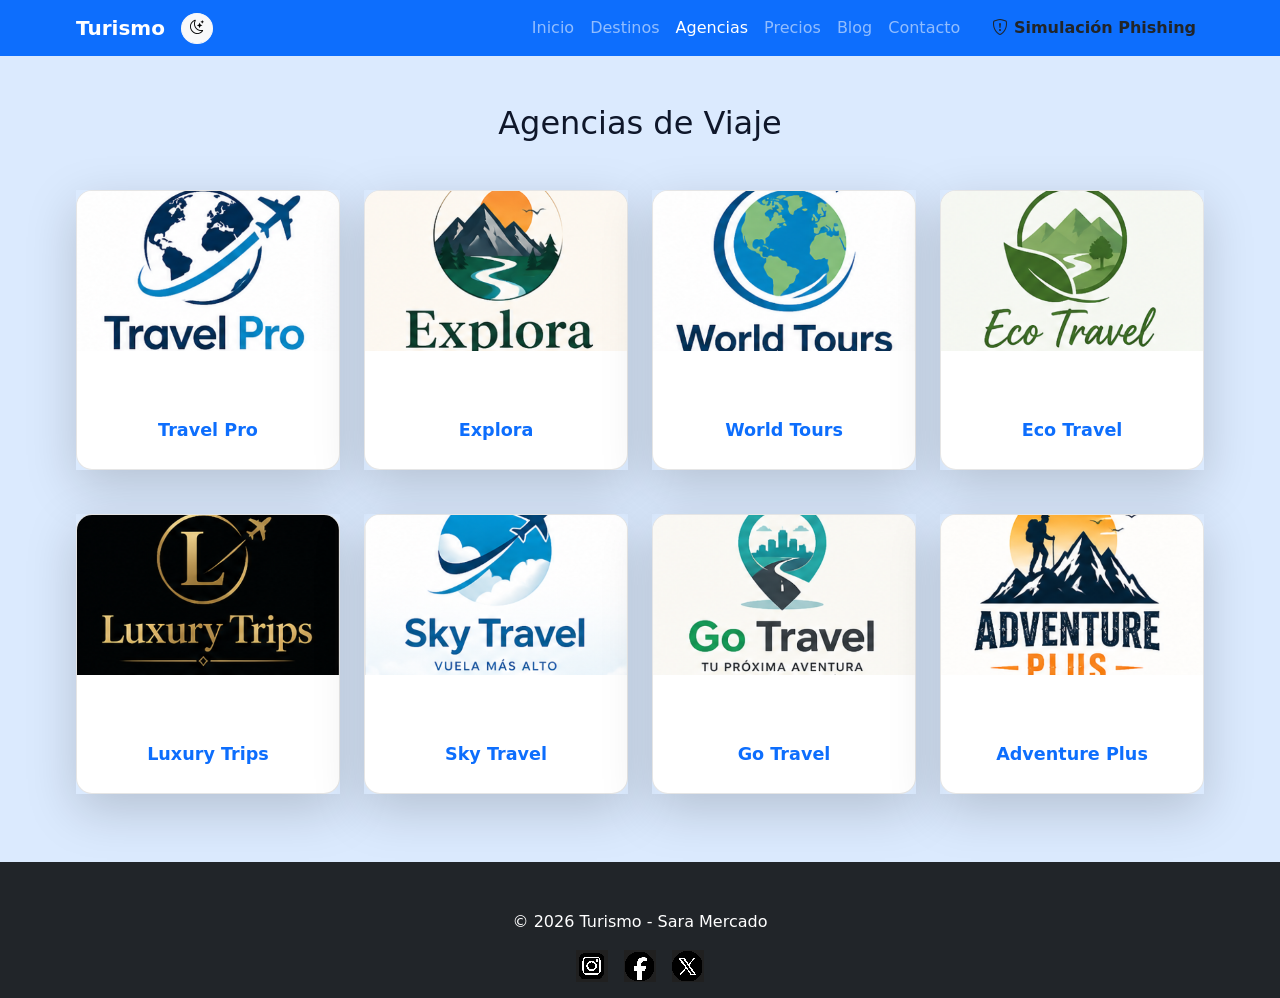
<file: agencias.html>
<!DOCTYPE html>
<html lang="es">
    <head>
        <meta charset="UTF-8">
        <meta name="viewport" content="width=device-width, initial-scale=1.0">
        <title>Turismo - Agencias</title>
        <link href="https://cdn.jsdelivr.net/npm/bootstrap@5.3.3/dist/css/bootstrap.min.css" rel="stylesheet">
        <link rel="stylesheet" href="https://cdn.jsdelivr.net/npm/bootstrap-icons@1.11.3/font/bootstrap-icons.css">
        <link rel="stylesheet" href="css/variables.css">
        <link rel="stylesheet" href="css/styles.css">
        <link rel="stylesheet" href="css/components.css">
    </head>
    <body>
        <nav class="navbar navbar-expand-lg navbar-dark bg-primary sticky-top">
            <div class="container">
                <a class="navbar-brand fw-bold" href="index.html">Turismo</a>
                <button id="darkModeToggle" class="btn btn-sm btn-light rounded-circle me-3"><i class="bi bi-moon-stars"></i></button>
                <button class="navbar-toggler" type="button" data-bs-toggle="collapse" data-bs-target="#navbarNav">
                    <span class="navbar-toggler-icon"></span>
                </button>
                <div class="collapse navbar-collapse justify-content-end" id="navbarNav">
                    <ul class="navbar-nav">
                        <li class="nav-item"><a class="nav-link" href="index.html">Inicio</a></li>
                        <li class="nav-item"><a class="nav-link" href="destinos.html">Destinos</a></li>
                        <li class="nav-item"><a class="nav-link active" href="agencias.html">Agencias</a></li>
                        <li class="nav-item"><a class="nav-link" href="precios.html">Precios</a></li>
                        <li class="nav-item"><a class="nav-link" href="blog.html">Blog</a></li>
                        <li class="nav-item"><a class="nav-link" href="contacto.html">Contacto</a></li>
                        <li class="nav-item"><a class="nav-link btn btn-outline-warning btn-sm ms-lg-3 text-dark fw-bold" href="#" data-bs-toggle="modal" data-bs-target="#modalPhishing"><i class="bi bi-shield-exclamation"></i> Simulación Phishing</a></li>
                    </ul>
                </div>
            </div>
        </nav>
        <main class="container my-5">
            <h2 class="text-center mb-5">Agencias de Viaje</h2>
            <div class="row row-cols-1 row-cols-md-2 row-cols-lg-4 g-4">
                <div class="col">
                    <div class="flip-card">
                        <div class="flip-inner shadow-lg">
                            <div class="flip-front bg-white rounded-4 overflow-hidden">
                                <img src="assets/images/a1.png" class="w-100">
                                <h3 class="h5 p-3 text-primary fw-bold">Travel Pro</h3>
                            </div>
                            <div class="flip-back bg-primary text-white d-flex flex-column justify-content-center align-items-center rounded-4">
                                <p class="px-3">Especialistas en viajes internacionales</p>
                                <div class="rating-stars fs-3 mt-3">
                                    <i class="bi bi-star" data-value="1"></i>
                                    <i class="bi bi-star" data-value="2"></i>
                                    <i class="bi bi-star" data-value="3"></i>
                                    <i class="bi bi-star" data-value="4"></i>
                                    <i class="bi bi-star" data-value="5"></i>
                                </div>
                            </div>
                        </div>
                    </div>
                </div>
                <div class="col">
                    <div class="flip-card">
                        <div class="flip-inner shadow-lg">
                            <div class="flip-front bg-white rounded-4 overflow-hidden">
                                <img src="assets/images/a2.png" class="w-100">
                                <h3 class="h5 p-3 text-primary fw-bold">Explora</h3>
                            </div>
                            <div class="flip-back bg-primary text-white d-flex flex-column justify-content-center align-items-center rounded-4">
                                <p class="px-3">Viajes de aventura y naturaleza</p>
                                <div class="rating-stars fs-3 mt-3">
                                    <i class="bi bi-star" data-value="1"></i>
                                    <i class="bi bi-star" data-value="2"></i>
                                    <i class="bi bi-star" data-value="3"></i>
                                    <i class="bi bi-star" data-value="4"></i>
                                    <i class="bi bi-star" data-value="5"></i>
                                </div>
                            </div>
                        </div>
                    </div>
                </div>
                <div class="col">
                    <div class="flip-card">
                        <div class="flip-inner shadow-lg">
                            <div class="flip-front bg-white rounded-4 overflow-hidden">
                                <img src="assets/images/a3.png" class="w-100">
                                <h3 class="h5 p-3 text-primary fw-bold">World Tours</h3>
                            </div>
                            <div class="flip-back bg-primary text-white d-flex flex-column justify-content-center align-items-center rounded-4">
                                <p class="px-3">Destinos en todo el mundo</p>
                                <div class="rating-stars fs-3 mt-3">
                                    <i class="bi bi-star" data-value="1"></i>
                                    <i class="bi bi-star" data-value="2"></i>
                                    <i class="bi bi-star" data-value="3"></i>
                                    <i class="bi bi-star" data-value="4"></i>
                                    <i class="bi bi-star" data-value="5"></i>
                                </div>
                                
                            </div>
                        </div>
                    </div>
                </div>
                <div class="col">
                    <div class="flip-card">
                        <div class="flip-inner shadow-lg">
                            <div class="flip-front bg-white rounded-4 overflow-hidden">
                                <img src="assets/images/a4.png" class="w-100">
                                <h3 class="h5 p-3 text-primary fw-bold">Eco Travel</h3> 
                            </div>
                            <div class="flip-back bg-primary text-white d-flex flex-column justify-content-center align-items-center rounded-4">
                                <p class="px-3">Turismo sustentable</p>
                                <div class="rating-stars fs-3 mt-3">
                                    <i class="bi bi-star" data-value="1"></i>
                                    <i class="bi bi-star" data-value="2"></i>
                                    <i class="bi bi-star" data-value="3"></i>
                                    <i class="bi bi-star" data-value="4"></i>
                                    <i class="bi bi-star" data-value="5"></i>
                                </div>
                            </div>
                        </div>
                    </div>
                </div>
                <div class="col">
                    <div class="flip-card">
                        <div class="flip-inner shadow-lg">
                            <div class="flip-front bg-white rounded-4 overflow-hidden">
                                <img src="assets/images/a5.png" class="w-100">
                                <h3 class="h5 p-3 text-primary fw-bold">Luxury Trips</h3>
                            </div>
                            <div class="flip-back bg-primary text-white d-flex flex-column justify-content-center align-items-center rounded-4">
                                <p class="px-3">Experiencias premium</p>
                                <div class="rating-stars fs-3 mt-3">
                                    <i class="bi bi-star" data-value="1"></i>
                                    <i class="bi bi-star" data-value="2"></i>
                                    <i class="bi bi-star" data-value="3"></i>
                                    <i class="bi bi-star" data-value="4"></i>
                                    <i class="bi bi-star" data-value="5"></i>
                                </div>
                            </div>
                        </div>
                    </div>
                </div>
                <div class="col">
                    <div class="flip-card">
                        <div class="flip-inner shadow-lg">
                            <div class="flip-front bg-white rounded-4 overflow-hidden">
                                <img src="assets/images/a6.png" class="w-100">
                                <h3 class="h5 p-3 text-primary fw-bold">Sky Travel</h3>
                            </div>
                            <div class="flip-back bg-primary text-white d-flex flex-column justify-content-center align-items-center rounded-4">
                                <p class="px-3">Especialistas en viajes aéreos y vuelos económicos</p>
                                <div class="rating-stars fs-3 mt-3">
                                    <i class="bi bi-star" data-value="1"></i>
                                    <i class="bi bi-star" data-value="2"></i>
                                    <i class="bi bi-star" data-value="3"></i>
                                    <i class="bi bi-star" data-value="4"></i>
                                    <i class="bi bi-star" data-value="5"></i>
                                </div>
                            </div>
                        </div>
                    </div>
                </div>
                <div class="col">
                    <div class="flip-card">
                        <div class="flip-inner shadow-lg">
                            <div class="flip-front bg-white rounded-4 overflow-hidden">
                                <img src="assets/images/a7.png" class="w-100">
                                <h3 class="h5 p-3 text-primary fw-bold">Go Travel</h3>
                            </div>
                            <div class="flip-back bg-primary text-white d-flex flex-column justify-content-center align-items-center rounded-4">
                                <p class="px-3">Viajes económicos y accesibles</p>
                                <div class="rating-stars fs-3 mt-3">
                                    <i class="bi bi-star" data-value="1"></i>
                                    <i class="bi bi-star" data-value="2"></i>
                                    <i class="bi bi-star" data-value="3"></i>
                                    <i class="bi bi-star" data-value="4"></i>
                                    <i class="bi bi-star" data-value="5"></i>
                                </div>
                            </div>
                        </div>
                    </div>
                </div>
                <div class="col">
                    <div class="flip-card">
                        <div class="flip-inner shadow-lg">
                            <div class="flip-front bg-white rounded-4 overflow-hidden">
                                <img src="assets/images/a8.png" class="w-100">
                                <h3 class="h5 p-3 text-primary fw-bold">Adventure Plus</h3>
                            </div>
                            <div class="flip-back bg-primary text-white d-flex flex-column justify-content-center align-items-center rounded-4">
                                <p class="px-3">Experiencias extremas y turismo de aventura</p>
                                <div class="rating-stars fs-3 mt-3">
                                    <i class="bi bi-star" data-value="1"></i>
                                    <i class="bi bi-star" data-value="2"></i>
                                    <i class="bi bi-star" data-value="3"></i>
                                    <i class="bi bi-star" data-value="4"></i>
                                    <i class="bi bi-star" data-value="5"></i>
                                </div>
                            </div>
                        </div>
                    </div>
                </div>
            </div>
        </main>
        <div class="modal fade" id="modalPhishing" tabindex="-1" aria-hidden="true">
            <div class="modal-dialog modal-dialog-centered">
                <div class="modal-content">
                    <div class="modal-header bg-danger text-white">
                        <h5 class="modal-title"><i class="bi bi-bug-fill"></i> Módulo Educativo: Phishing</h5>
                        <button type="button" class="btn-close btn-close-white" data-bs-dismiss="modal"></button>
                    </div>
                    <div class="modal-body">
                        <p class="alert alert-warning"><strong><i class="bi bi-exclamation-triangle"></i> IMPORTANTE:</strong> Esto es una simulación. No ingreses datos reales.</p>
                        <h6>Ejemplo de mensaje sospechoso:</h6>
                        <div class="card bg-light p-3 mb-3 border-danger">
                            <p class="small mb-0">"Urgente: Su cuenta de <strong>Turismo Pro</strong> ha sido suspendida. Haga clic <a href="#">aquí</a> para reactivarla o perderá sus reservas."</p>
                        </div>
                        <h6>Identifica las señales de fraude:</h6>
                        <ul class="small text-muted">
                            <li>Sentido de urgencia exagerado.</li>
                            <li>Links que no dirigen al sitio oficial.</li>
                            <li>Errores de ortografía.</li>
                        </ul>
                        <hr>
                        <p class="text-center fw-bold">¿Es seguro este mensaje?</p>
                        <div class="d-flex justify-content-center gap-2">
                            <button class="btn btn-success" id="btnSeguro">Sí, es seguro</button>
                            <button class="btn btn-danger" id="btnFraude">No, es fraude</button>
                        </div>
                        <div id="phishingFeedback" class="mt-3 text-center fw-bold" style="display:none;"></div>
                    </div>
                </div>
            </div>
        </div>
        <footer class="bg-dark text-white pt-5 pb-3">
            <div class="container text-center">
                <p class="mb-1">© 2026 Turismo - Sara Mercado</p>
                <div class="d-flex justify-content-center gap-3 mt-3">
                    <a href="#" class="sprite-social fb" title="Facebook"></a>
                    <a href="#" class="sprite-social ig" title="Instagram"></a>
                    <a href="#" class="sprite-social tw" title="Twitter"></a>
                </div>
            </div>
        </footer>
        <script src="https://code.jquery.com/jquery-3.7.1.min.js"></script>
        <script src="https://cdn.jsdelivr.net/npm/bootstrap@5.3.3/dist/js/bootstrap.bundle.min.js"></script>
        <script src="js/main.js"></script>
    </body>
</html>
</file>
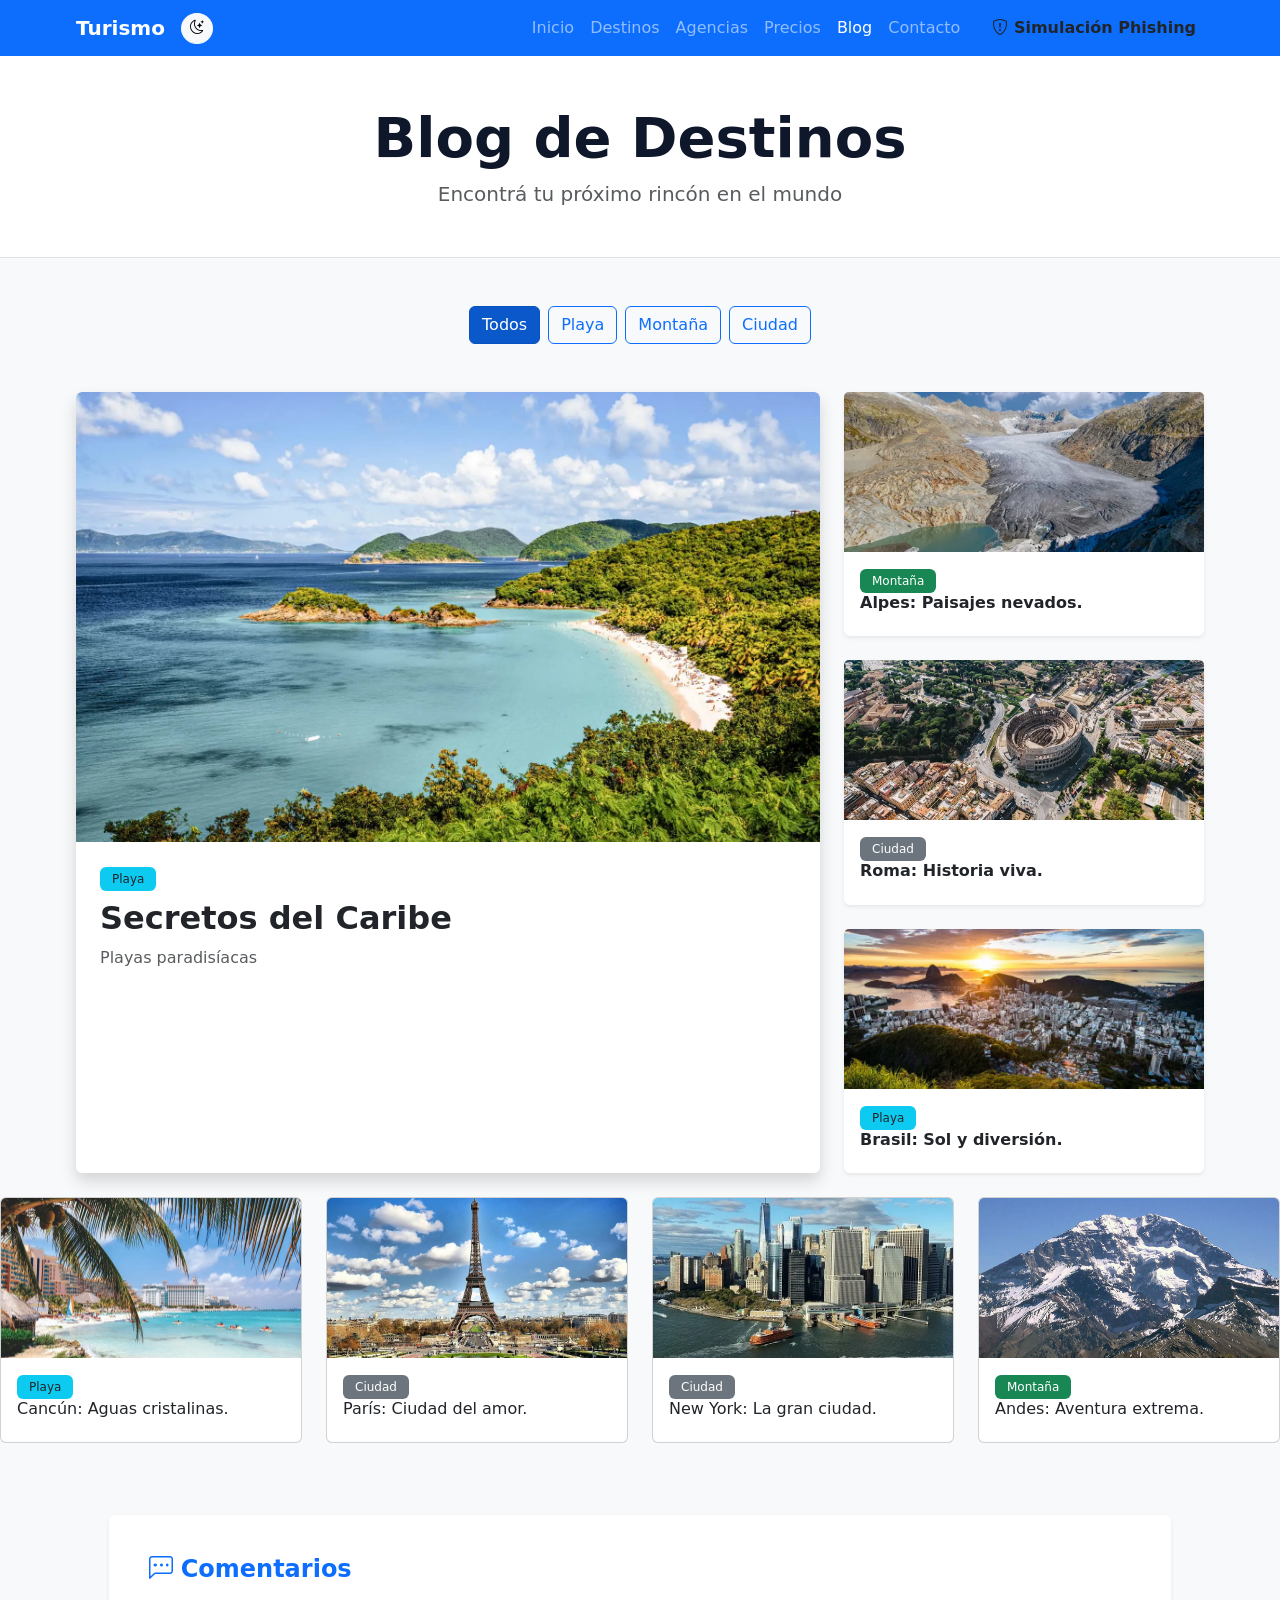
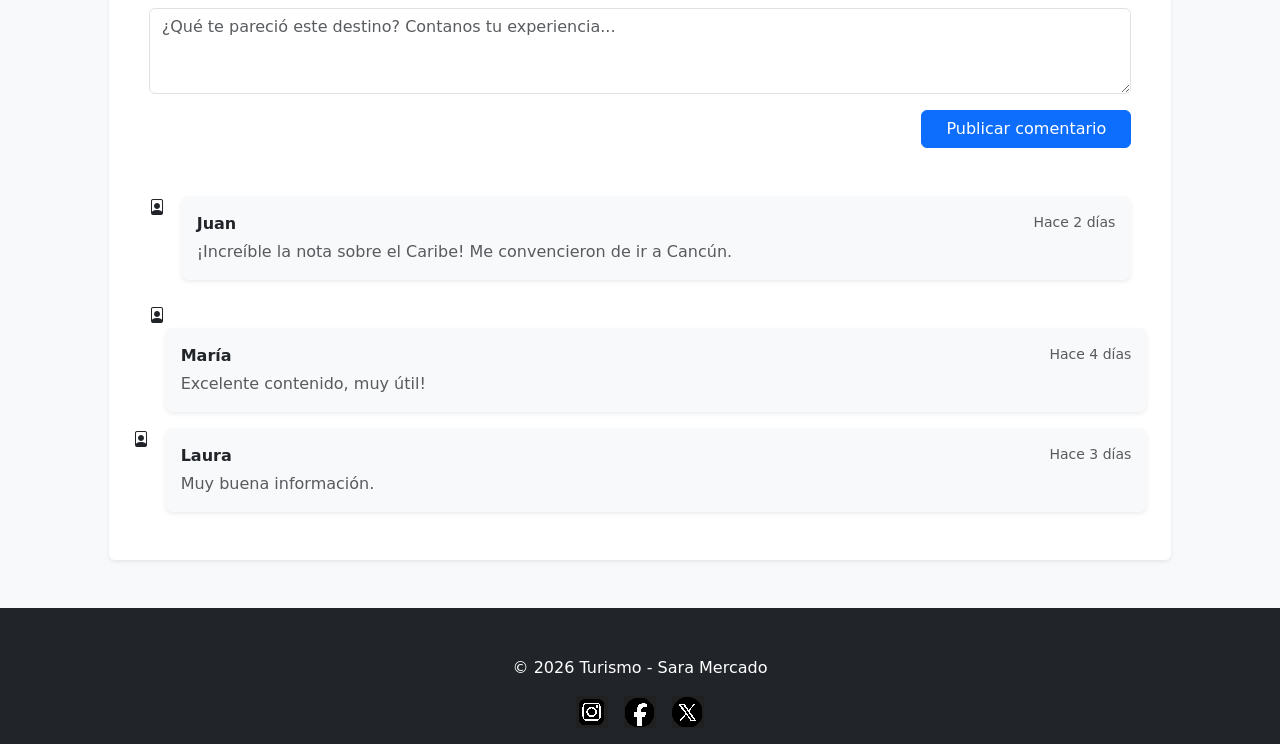
<file: blog.html>
<!DOCTYPE html>
<html lang="es">
    <head>
        <meta charset="UTF-8">
        <meta name="viewport" content="width=device-width, initial-scale=1.0">
        <title>Turismo - Blog</title>
        <link href="https://cdn.jsdelivr.net/npm/bootstrap@5.3.3/dist/css/bootstrap.min.css" rel="stylesheet">
        <link rel="stylesheet" href="https://cdn.jsdelivr.net/npm/bootstrap-icons@1.11.3/font/bootstrap-icons.css">
        <link rel="stylesheet" href="https://unpkg.com/aos@next/dist/aos.css" />
        <link rel="stylesheet" href="css/variables.css">
        <link rel="stylesheet" href="css/styles.css">
        <link rel="stylesheet" href="css/components.css">
    </head>
    <body class="bg-light">

        <nav class="navbar navbar-expand-lg navbar-dark bg-primary sticky-top">
            <div class="container">
                <a class="navbar-brand fw-bold" href="index.html">Turismo</a>
                <button id="darkModeToggle" class="btn btn-sm btn-light rounded-circle me-3"><i class="bi bi-moon-stars"></i></button>
                <button class="navbar-toggler" type="button" data-bs-toggle="collapse" data-bs-target="#navbarNav">
                    <span class="navbar-toggler-icon"></span>
                </button>
                <div class="collapse navbar-collapse justify-content-end" id="navbarNav">
                    <ul class="navbar-nav">
                        <li class="nav-item"><a class="nav-link" href="index.html">Inicio</a></li>
                        <li class="nav-item"><a class="nav-link" href="destinos.html">Destinos</a></li>
                        <li class="nav-item"><a class="nav-link" href="agencias.html">Agencias</a></li>
                        <li class="nav-item"><a class="nav-link" href="precios.html">Precios</a></li>
                        <li class="nav-item"><a class="nav-link active" href="blog.html">Blog</a></li>
                        <li class="nav-item"><a class="nav-link" href="contacto.html">Contacto</a></li>
                        <li class="nav-item"><a class="nav-link btn btn-outline-warning btn-sm ms-lg-3 text-dark fw-bold" href="#" data-bs-toggle="modal" data-bs-target="#modalPhishing"><i class="bi bi-shield-exclamation"></i> Simulación Phishing</a></li>
                    
                    </ul>
                </div>
            </div>
        </nav>
        <header class="py-5 bg-white border-bottom mb-5">
            <div class="container text-center">
                <h1 class="fw-bolder display-4">Blog de Destinos</h1>
                <p class="lead mb-0 text-muted">Encontrá tu próximo rincón en el mundo</p>
            </div>
        </header>
        <div class="container">
            <div class="d-flex justify-content-center gap-2 mb-5">
                <button class="btn btn-primary filter-blog active" data-filter="all">Todos</button>
                <button class="btn btn-outline-primary filter-blog" data-filter="playa">Playa</button>
                <button class="btn btn-outline-primary filter-blog" data-filter="montana">Montaña</button>
                <button class="btn btn-outline-primary filter-blog" data-filter="ciudad">Ciudad</button>
            </div>
            <div class="row" id="blog-container">
                <div class="col-lg-8 post-item playa mb-4">
                    <div class="card shadow border-0 overflow-hidden h-100">
                        <img src="assets/images/caribe.webp" class="card-img-top">
                        <div class="card-body p-4">
                            <span class="badge bg-info text-dark mb-2">Playa</span>
                            <h2 class="fw-bold">Secretos del Caribe</h2>
                            <p class="text-muted">Playas paradisíacas</p>
                        </div>
                    </div>
                </div>
                <div class="col-lg-4">
                    <div class="post-item montana mb-4">
                        <div class="card shadow-sm border-0">
                            <img src="assets/images/alpes.webp" class="card-img-top">
                            <div class="card-body">
                                <span class="badge bg-success">Montaña</span>
                                <h3 class="h6 fw-bold">Alpes: Paisajes nevados.</h3>
                            </div>
                        </div>
                    </div>
                    <div class="post-item ciudad mb-4">
                        <div class="card shadow-sm border-0">
                            <img src="assets/images/roma.webp" class="card-img-top">
                            <div class="card-body">
                                <span class="badge bg-secondary">Ciudad</span>
                                <h3 class="h6 fw-bold">Roma: Historia viva.</h3>
                            </div>
                        </div>
                    </div>
                    <div class="post-item playa mb-4">
                        <div class="card shadow-sm border-0">
                            <img src="assets/images/soldiver.webp" class="card-img-top">
                            <div class="card-body">
                                <span class="badge bg-info text-dark">Playa</span>
                                <h3 class="h6 fw-bold">Brasil: Sol y diversión.</h3>
                            </div>
                        </div>
                    </div>
                </div>
            </div>
        </div>
        <div class="row">
            <div class="col-md-6 col-lg-3 mb-4 post-item playa">
                <div class="card">
                    <img src="assets/images/cancun.webp" class="card-img-top">
                    <div class="card-body">
                        <span class="badge bg-info text-dark">Playa</span>
                        <h6>Cancún: Aguas cristalinas.</h6>
                    </div>
                </div>
            </div>
            <div class="col-md-6 col-lg-3 mb-4 post-item ciudad">
                <div class="card">
                    <img src="assets/images/paris.webp" class="card-img-top">
                    <div class="card-body">
                        <span class="badge bg-secondary">Ciudad</span>
                        <h6>París: Ciudad del amor.</h6>
                    </div>
                </div>
            </div>
            <div class="col-md-6 col-lg-3 mb-4 post-item ciudad">
                <div class="card">
                    <img src="assets/images/ny.webp" class="card-img-top">
                    <div class="card-body">
                        <span class="badge bg-secondary">Ciudad</span>
                        <h6>New York: La gran ciudad.</h6>
                    </div>
                </div>
            </div>
            <div class="col-md-6 col-lg-3 mb-4 post-item montana">
                <div class="card">
                    <img src="assets/images/andes.jpg" class="card-img-top">
                    <div class="card-body">
                        <span class="badge bg-success">Montaña</span>
                        <h6>Andes: Aventura extrema.</h6>
                    </div>
                </div>
            </div>
        </div>
        <section class="row justify-content-center my-5" data-aos="fade-up">
            <div class="col-lg-10">
                <div class="card bg-white border-0 shadow-sm p-4">
                    <div class="card-body">
                        <h4 class="mb-4 fw-bold text-primary"><i class="bi bi-chat-left-dots me-2"></i>Comentarios</h4>
                        <form id="commentForm" class="mb-5">
                            <div class="mb-3">
                                <textarea class="form-control shadow-none" rows="3" placeholder="¿Qué te pareció este destino? Contanos tu experiencia..." id="commentText" style="border: 1px solid #dee2e6;"></textarea>
                            </div>
                            <div class="text-end">
                                <button type="submit" class="btn btn-primary px-4">Publicar comentario</button>
                            </div>
                        </form>
                        <div id="commentsList">
                            <div class="d-flex mb-4">
                                <i class="bi bi-file-person"></i>
                                <div class="ms-3 p-3 bg-light rounded-3 w-100 shadow-sm">
                                    <div class="d-flex justify-content-between">
                                        <span class="fw-bold text-dark">Juan</span>
                                        <small class="text-muted">Hace 2 días</small>
                                    </div>
                                    <p class="mb-0 mt-1 text-muted">¡Increíble la nota sobre el Caribe! Me convencieron de ir a Cancún.</p>
                                </div>
                            </div>
                        </div>
                        <div id="commentsList">
                            <i class="bi bi-file-person"></i>
                            <div class="ms-3 p-3 bg-light rounded-3 w-100 shadow-sm">
                                <div class="d-flex justify-content-between">
                                    <span class="fw-bold text-dark">María</span>
                                    <small class="text-muted">Hace 4 días</small>
                                </div>
                                <p class="mb-0 mt-1 text-muted">Excelente contenido, muy útil!</p>
                            </div>
                        </div>
                    </div>
                    <div id="commentsList">
                            <div class="d-flex mb-4">
                                <i class="bi bi-file-person"></i>
                                <div class="ms-3 p-3 bg-light rounded-3 w-100 shadow-sm">
                                    <div class="d-flex justify-content-between">
                                        <span class="fw-bold text-dark">Laura</span>
                                        <small class="text-muted">Hace 3 días</small>
                                    </div>
                                    <p class="mb-0 mt-1 text-muted">Muy buena información.</p>
                                </div>
                            </div>
                        </div>
                    </div>
                </div>
        </section>
        <div class="modal fade" id="modalPhishing" tabindex="-1" aria-hidden="true">
            <div class="modal-dialog modal-dialog-centered">
                <div class="modal-content">
                    <div class="modal-header bg-danger text-white">
                        <h5 class="modal-title"><i class="bi bi-bug-fill"></i> Módulo Educativo: Phishing</h5>
                        <button type="button" class="btn-close btn-close-white" data-bs-dismiss="modal"></button>
                    </div>
                    <div class="modal-body">
                        <p class="alert alert-warning"><strong><i class="bi bi-exclamation-triangle"></i> IMPORTANTE:</strong> Esto es una simulación. No ingreses datos reales.</p>
                        <h6>Ejemplo de mensaje sospechoso:</h6>
                        <div class="card bg-light p-3 mb-3 border-danger">
                            <p class="small mb-0">"Urgente: Su cuenta de <strong>Turismo Pro</strong> ha sido suspendida. Haga clic <a href="#">aquí</a> para reactivarla o perderá sus reservas."</p>
                        </div>
                        <h6>Identifica las señales de fraude:</h6>
                        <ul class="small text-muted">
                            <li>Sentido de urgencia exagerado.</li>
                            <li>Links que no dirigen al sitio oficial.</li>
                            <li>Errores de ortografía.</li>
                        </ul>
                        <hr>
                        <p class="text-center fw-bold">¿Es seguro este mensaje?</p>
                        <div class="d-flex justify-content-center gap-2">
                            <button class="btn btn-success" id="btnSeguro">Sí, es seguro</button>
                            <button class="btn btn-danger" id="btnFraude">No, es fraude</button>
                        </div>
                        <div id="phishingFeedback" class="mt-3 text-center fw-bold" style="display:none;"></div>
                    </div>
                </div>
            </div>
        </div>
        <footer class="bg-dark text-white pt-5 pb-3">
            <div class="container text-center">
                <p class="mb-1">© 2026 Turismo - Sara Mercado</p>
                <div class="d-flex justify-content-center gap-3 mt-3">
                    <a href="#" class="sprite-social fb" title="Facebook"></a>
                    <a href="#" class="sprite-social ig" title="Instagram"></a>
                    <a href="#" class="sprite-social tw" title="Twitter"></a>
                </div>
            </div>
        </footer>
        <script src="https://code.jquery.com/jquery-3.7.1.min.js"></script>
        <script src="https://cdn.jsdelivr.net/npm/bootstrap@5.3.3/dist/js/bootstrap.bundle.min.js"></script>
        <script src="https://unpkg.com/aos@next/dist/aos.js"></script>
        <script src="js/main.js"></script>
    </body>
</html>
</file>
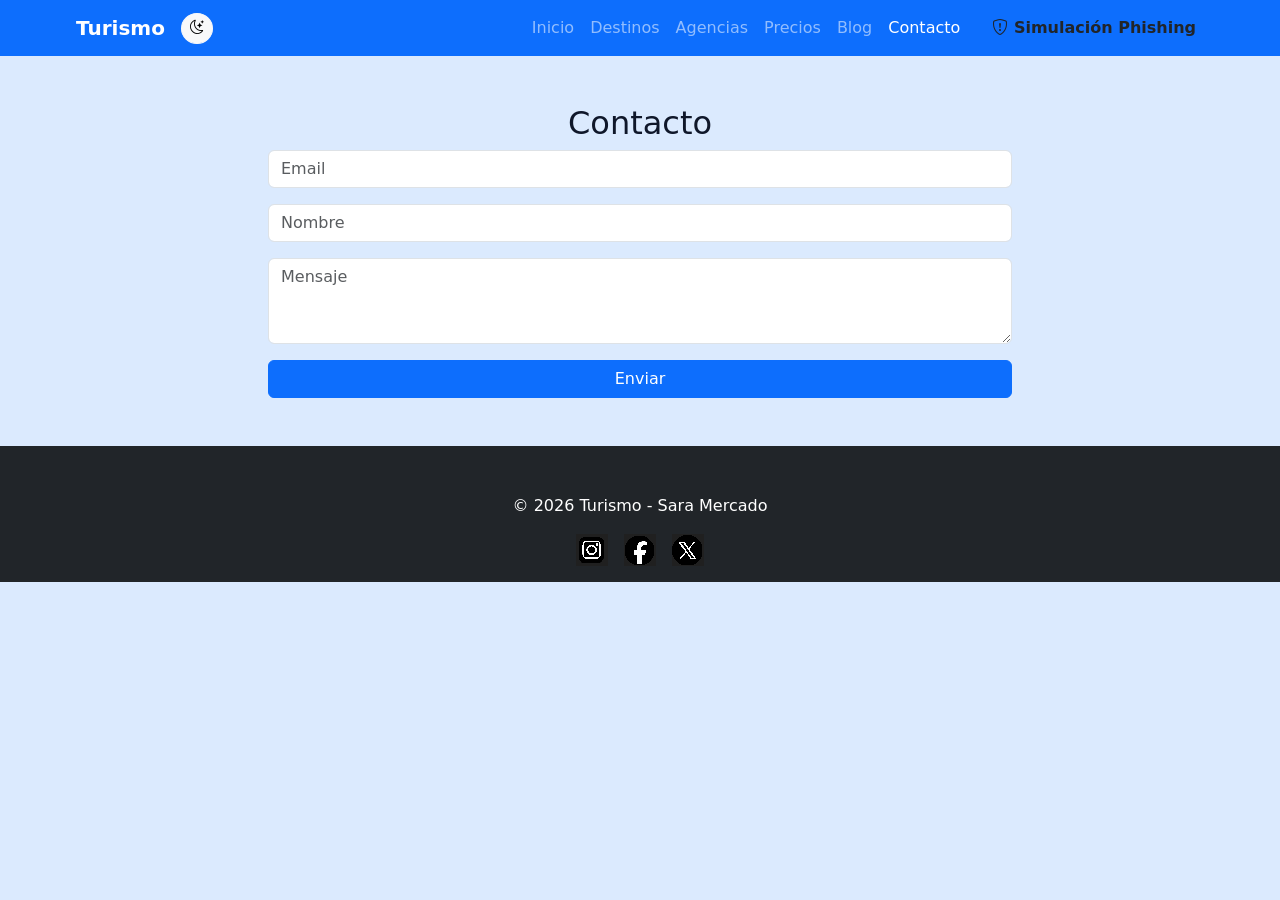
<file: contacto.html>
<!DOCTYPE html>
<html lang="es">
  <head>
      <meta charset="UTF-8">
      <meta name="viewport" content="width=device-width, initial-scale=1.0">
      <title>Turismo-Contacto</title>
      <link href="https://cdn.jsdelivr.net/npm/bootstrap@5.3.3/dist/css/bootstrap.min.css" rel="stylesheet">
      <link rel="stylesheet" href="https://cdn.jsdelivr.net/npm/bootstrap-icons@1.11.3/font/bootstrap-icons.css">
      <link rel="stylesheet" href="css/variables.css">
      <link rel="stylesheet" href="css/styles.css">
      <link rel="stylesheet" href="css/components.css">
  </head>
  <body>
    <nav class="navbar navbar-expand-lg navbar-dark bg-primary sticky-top">
        <div class="container">
            <a class="navbar-brand fw-bold" href="index.html">Turismo</a>
            <button id="darkModeToggle" class="btn btn-sm btn-light rounded-circle me-3"><i class="bi bi-moon-stars"></i></button>
            <button class="navbar-toggler" type="button" data-bs-toggle="collapse" data-bs-target="#navbarNav">
                <span class="navbar-toggler-icon"></span>
            </button>
            <div class="collapse navbar-collapse justify-content-end" id="navbarNav">
                <ul class="navbar-nav">
                    <li class="nav-item"><a class="nav-link" href="index.html">Inicio</a></li>
                    <li class="nav-item"><a class="nav-link" href="destinos.html">Destinos</a></li>
                    <li class="nav-item"><a class="nav-link" href="agencias.html">Agencias</a></li>
                    <li class="nav-item"><a class="nav-link" href="precios.html">Precios</a></li>
                    <li class="nav-item"><a class="nav-link" href="blog.html">Blog</a></li>
                    <li class="nav-item"><a class="nav-link active" href="contacto.html">Contacto</a></li>
                    <li class="nav-item"><a class="nav-link btn btn-outline-warning btn-sm ms-lg-3 text-dark fw-bold" href="#" data-bs-toggle="modal" data-bs-target="#modalPhishing"><i class="bi bi-shield-exclamation"></i> Simulación Phishing</a></li>
        
                </ul>
            </div>
        </div>
    </nav>
    <section class="container contacto my-5">
      <div class="row justify-content-center">
        <div class="col-12 col-md-8">
          <form class="contactoo">
            <h2 class="text-center">Contacto</h2>
            <div class="mb-3">
              <input type="email" class="form-control" id="exampleInputEmail1" placeholder="Email" aria-describedby="emailHelp">
            </div>
            <div class="mb-3">
              <input type="text" class="form-control" placeholder="Nombre" aria-label="Nombre">
            </div>
            <div class="mb-3">
              <textarea class="form-control" id="exampleFormControlTextarea1" rows="3" placeholder="Mensaje"></textarea>
            </div>
            <button type="submit" class="btn btn-primary w-100">
              <span class="spinner-border spinner-border-sm d-none" id="spinner"></span>
              Enviar
            </button>
          </form>
        </div>
      </div>
    </section>
    <div class="modal fade" id="modalExito" tabindex="-1">
      <div class="modal-dialog">
        <div class="modal-content text-center">
          <div class="modal-header">
            <h5 class="modal-title">Mensaje enviado ✔</h5>
            <button type="button" class="btn-close" data-bs-dismiss="modal"></button>
          </div>
          <div class="modal-body">
            <p>Nos pondremos en contacto contigo.</p>
          </div>
        </div>
      </div>
    </div>
    <div class="modal fade" id="modalPhishing" tabindex="-1" aria-hidden="true">
        <div class="modal-dialog modal-dialog-centered">
            <div class="modal-content">
                <div class="modal-header bg-danger text-white">
                    <h5 class="modal-title"><i class="bi bi-bug-fill"></i> Módulo Educativo: Phishing</h5>
                    <button type="button" class="btn-close btn-close-white" data-bs-dismiss="modal"></button>
                </div>
                <div class="modal-body">
                    <p class="alert alert-warning"><strong><i class="bi bi-exclamation-triangle"></i> IMPORTANTE:</strong> Esto es una simulación. No ingreses datos reales.</p>
                    <h6>Ejemplo de mensaje sospechoso:</h6>
                    <div class="card bg-light p-3 mb-3 border-danger">
                        <p class="small mb-0">"Urgente: Su cuenta de <strong>Turismo Pro</strong> ha sido suspendida. Haga clic <a href="#">aquí</a> para reactivarla o perderá sus reservas."</p>
                    </div>
                    <h6>Identifica las señales de fraude:</h6>
                    <ul class="small text-muted">
                        <li>Sentido de urgencia exagerado.</li>
                        <li>Links que no dirigen al sitio oficial.</li>
                        <li>Errores de ortografía.</li>
                    </ul>
                    <hr>
                    <p class="text-center fw-bold">¿Es seguro este mensaje?</p>
                    <div class="d-flex justify-content-center gap-2">
                        <button class="btn btn-success" id="btnSeguro">Sí, es seguro</button>
                        <button class="btn btn-danger" id="btnFraude">No, es fraude</button>
                    </div>
                    <div id="phishingFeedback" class="mt-3 text-center fw-bold" style="display:none;"></div>
                </div>
            </div>
        </div>
    </div>
    <footer class="bg-dark text-white pt-5 pb-3">
        <div class="container text-center">
            <p class="mb-1">© 2026 Turismo - Sara Mercado</p>
            <div class="d-flex justify-content-center gap-3 mt-3">
                <a href="#" class="sprite-social fb" title="Facebook"></a>
                <a href="#" class="sprite-social ig" title="Instagram"></a>
                <a href="#" class="sprite-social tw" title="Twitter"></a>
            </div>
        </div>
    </footer>
    <script src="https://code.jquery.com/jquery-3.6.0.min.js"></script>
    <script src="https://cdn.jsdelivr.net/npm/bootstrap@5.3.3/dist/js/bootstrap.bundle.min.js"></script>
    <script src="js/main.js"></script>
    </body>
</html>
</file>
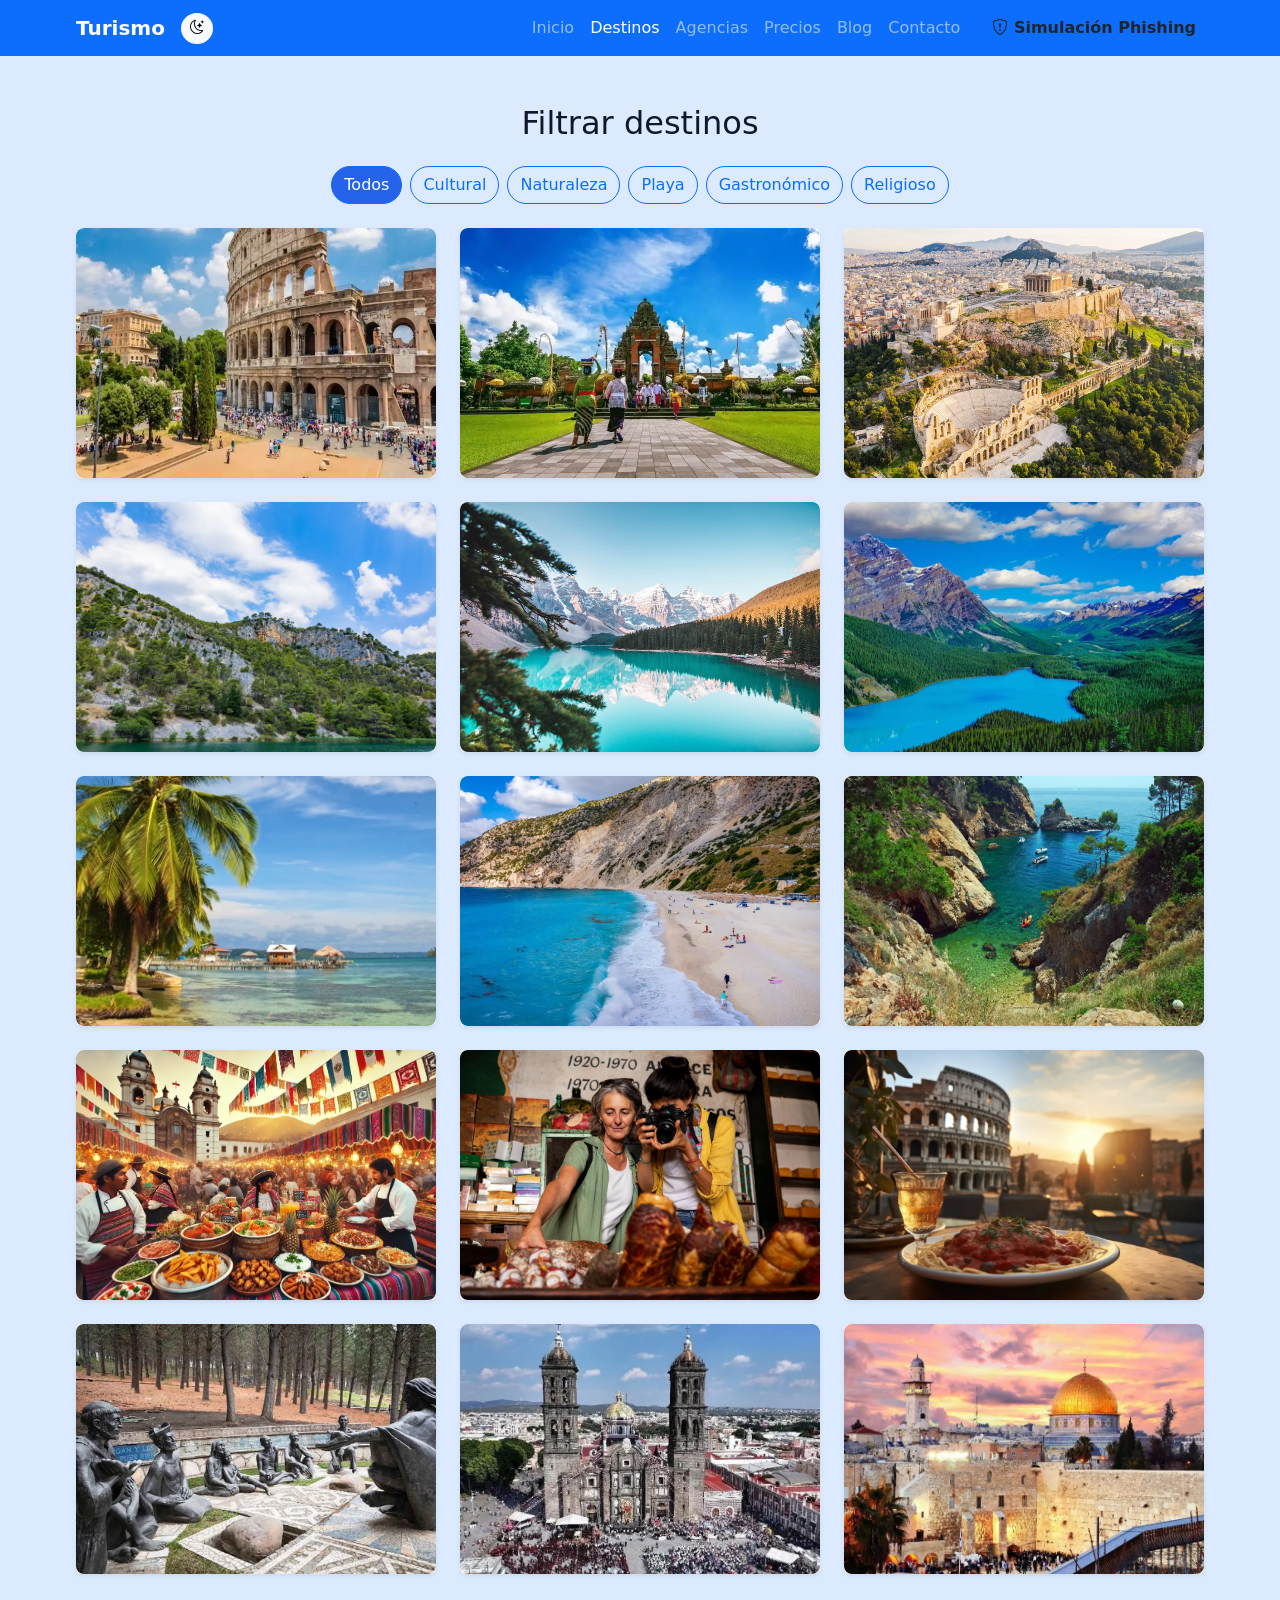
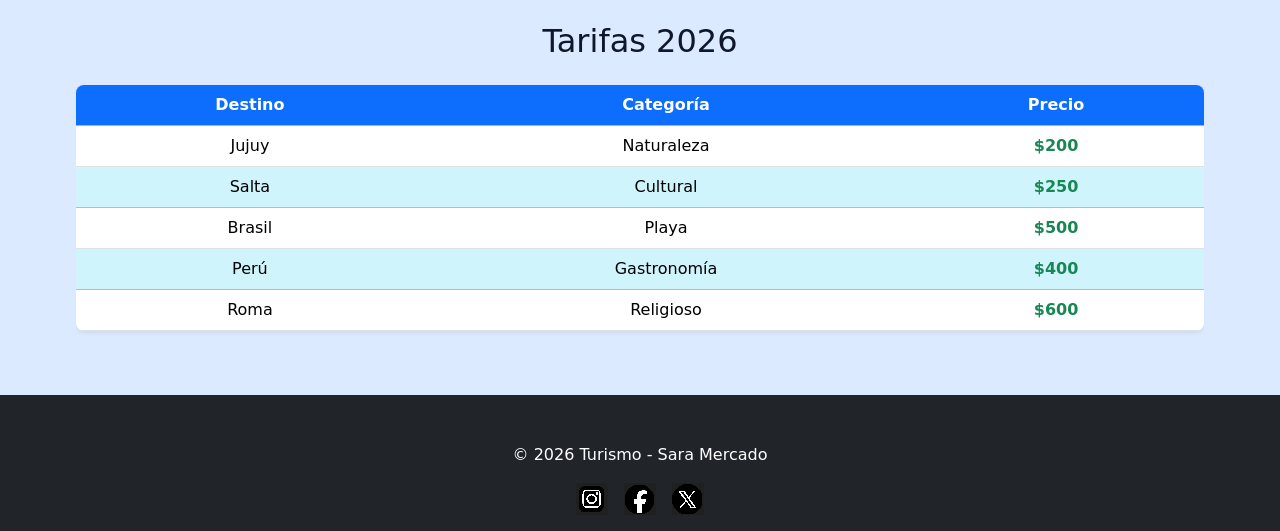
<file: destinos.html>
<!DOCTYPE html>
<html lang="es">
    <head>
        <meta charset="UTF-8">
        <meta name="viewport" content="width=device-width, initial-scale=1.0">
        <title>Destinos - Explorar</title>
        <link href="https://cdn.jsdelivr.net/npm/bootstrap@5.3.3/dist/css/bootstrap.min.css" rel="stylesheet">
        <link rel="stylesheet" href="https://cdn.jsdelivr.net/npm/bootstrap-icons@1.11.3/font/bootstrap-icons.css">
        <link rel="stylesheet" href="css/variables.css">
        <link rel="stylesheet" href="css/styles.css">
        <link rel="stylesheet" href="css/components.css">
    </head>
    <body>
        <nav class="navbar navbar-expand-lg navbar-dark bg-primary sticky-top">
            <div class="container">
                <a class="navbar-brand fw-bold" href="index.html">Turismo</a>
                <button id="darkModeToggle" class="btn btn-sm btn-light rounded-circle me-3"><i class="bi bi-moon-stars"></i></button>
                <button class="navbar-toggler" type="button" data-bs-toggle="collapse" data-bs-target="#navbarNav">
                    <span class="navbar-toggler-icon"></span>
                </button>
                <div class="collapse navbar-collapse justify-content-end" id="navbarNav">
                    <ul class="navbar-nav">
                        <li class="nav-item"><a class="nav-link" href="index.html">Inicio</a></li>
                        <li class="nav-item"><a class="nav-link active" href="destinos.html">Destinos</a></li>
                        <li class="nav-item"><a class="nav-link" href="agencias.html">Agencias</a></li>
                        <li class="nav-item"><a class="nav-link" href="precios.html">Precios</a></li>
                        <li class="nav-item"><a class="nav-link" href="blog.html">Blog</a></li>
                        <li class="nav-item"><a class="nav-link" href="contacto.html">Contacto</a></li>
                        <li class="nav-item"><a class="nav-link btn btn-outline-warning btn-sm ms-lg-3 text-dark fw-bold" href="#" data-bs-toggle="modal" data-bs-target="#modalPhishing"><i class="bi bi-shield-exclamation"></i> Simulación Phishing</a></li>
                    </ul>
                </div>
            </div>
        </nav>
        <section class="container mt-5">
            <h2 class="text-center">Filtrar destinos</h2>
            <div class="d-flex flex-wrap justify-content-center gap-2 my-4">
                <button class="btn btn-outline-primary filtro-btn rounded-pill active" data-filter="all">Todos</button>
                <button class="btn btn-outline-primary filtro-btn rounded-pill" data-filter="cultural">Cultural</button>
                <button class="btn btn-outline-primary filtro-btn rounded-pill" data-filter="naturaleza">Naturaleza</button>
                <button class="btn btn-outline-primary filtro-btn rounded-pill" data-filter="playa">Playa</button>
                <button class="btn btn-outline-primary filtro-btn rounded-pill" data-filter="gastronomico">Gastronómico</button>
                <button class="btn btn-outline-primary filtro-btn rounded-pill" data-filter="religioso">Religioso</button>
            </div>
            <div class="row row-cols-1 row-cols-md-2 row-cols-lg-3 g-4" id="galeria-destinos">
                <article class="col destino cultural">
                    <div class="card border-0 shadow-sm destino-card">
                        <img src="assets/images/cultural1.webp" class="card-img-top rounded-3" alt="Cultura">
                    </div>
                </article>
                <article class="col destino cultural">
                    <div class="card border-0 shadow-sm destino-card">
                        <img src="assets/images/cultural2.webp" class="card-img-top rounded-3" alt="Cultura">
                    </div>
                </article>
                <article class="col destino cultural">
                    <div class="card border-0 shadow-sm destino-card">
                        <img src="assets/images/cultural3.webp" class="card-img-top rounded-3" alt="Cultura">
                    </div>
                </article>
                <article class="col destino naturaleza">
                    <div class="card border-0 shadow-sm destino-card">
                        <img src="assets/images/natural1.webp" class="card-img-top rounded-3" alt="Naturaleza">
                    </div>
                </article>
                <article class="col destino naturaleza">
                    <div class="card border-0 shadow-sm destino-card">
                        <img src="assets/images/natural2.jpg" class="card-img-top rounded-3" alt="Naturaleza">
                    </div>
                </article>
                <article class="col destino naturaleza">
                    <div class="card border-0 shadow-sm destino-card">
                        <img src="assets/images/natural3.jpg" class="card-img-top rounded-3" alt="Naturaleza">
                    </div>
                </article>
                <article class="col destino playa">
                    <div class="card border-0 shadow-sm destino-card">
                        <img src="assets/images/playa1.webp" class="card-img-top rounded-3" alt="Playa">
                    </div>
                </article>
                <article class="col destino playa">
                    <div class="card border-0 shadow-sm destino-card">
                        <img src="assets/images/playa2.webp" class="card-img-top rounded-3" alt="Playa">
                    </div>
                </article>
                <article class="col destino playa">
                    <div class="card border-0 shadow-sm destino-card">
                        <img src="assets/images/playa3.webp" class="card-img-top rounded-3" alt="Playa">
                    </div>
                </article>

                <article class="col destino gastronomico">
                    <div class="card border-0 shadow-sm destino-card">
                        <img src="assets/images/gastro1.webp" class="card-img-top rounded-3" alt="Playa">
                    </div>
                </article>
                <article class="col destino gastronomico">
                    <div class="card border-0 shadow-sm destino-card">
                        <img src="assets/images/gastro2.webp" class="card-img-top rounded-3" alt="Playa">
                    </div>
                </article>
                <article class="col destino gastronomico">
                    <div class="card border-0 shadow-sm destino-card">
                        <img src="assets/images/gastro3.webp" class="card-img-top rounded-3" alt="Playa">
                    </div>
                </article>

                <article class="col destino religioso">
                    <div class="card border-0 shadow-sm destino-card">
                        <img src="assets/images/religioso1.webp" class="card-img-top rounded-3" alt="Playa">
                    </div>
                </article>
                <article class="col destino religioso">
                    <div class="card border-0 shadow-sm destino-card">
                        <img src="assets/images/religioso2.webp" class="card-img-top rounded-3" alt="Playa">
                    </div>
                </article>
                <article class="col destino religioso">
                    <div class="card border-0 shadow-sm destino-card">
                        <img src="assets/images/religioso3.webp" class="card-img-top rounded-3" alt="Playa">
                    </div>
                </article>
            </div>
        </section>
        <section class="container my-5">
            <h2 class="text-center mb-4">Tarifas 2026</h2>
            <div class="table-responsive">
                <table class="table table-hover align-middle text-center shadow-sm rounded-3 overflow-hidden">
                    <thead class="table-primary">
                        <tr>
                            <th>Destino</th>
                            <th>Categoría</th>
                            <th>Precio</th>
                        </tr>
                    </thead>
                    <tbody>
                        <tr><td>Jujuy</td><td>Naturaleza</td><td class="fw-bold text-success">$200</td></tr>
                        <tr class="table-info"><td>Salta</td><td>Cultural</td><td class="fw-bold text-success">$250</td></tr>
                        <tr><td>Brasil</td><td>Playa</td><td class="fw-bold text-success">$500</td></tr>
                        <tr class="table-info"><td>Perú</td><td>Gastronomía</td><td class="fw-bold text-success">$400</td></tr>
                        <tr><td>Roma</td><td>Religioso</td><td class="fw-bold text-success">$600</td></tr>
                    </tbody>
                </table>
            </div>
        </section>
        <div class="modal fade" id="modalPhishing" tabindex="-1" aria-hidden="true">
            <div class="modal-dialog modal-dialog-centered">
                <div class="modal-content">
                    <div class="modal-header bg-danger text-white">
                        <h5 class="modal-title"><i class="bi bi-bug-fill"></i> Módulo Educativo: Phishing</h5>
                        <button type="button" class="btn-close btn-close-white" data-bs-dismiss="modal"></button>
                    </div>
                    <div class="modal-body">
                        <p class="alert alert-warning"><strong><i class="bi bi-exclamation-triangle"></i> IMPORTANTE:</strong> Esto es una simulación. No ingreses datos reales.</p>
                        <h6>Ejemplo de mensaje sospechoso:</h6>
                        <div class="card bg-light p-3 mb-3 border-danger">
                            <p class="small mb-0">"Urgente: Su cuenta de <strong>Turismo Pro</strong> ha sido suspendida. Haga clic <a href="#">aquí</a> para reactivarla o perderá sus reservas."</p>
                        </div>
                        <h6>Identifica las señales de fraude:</h6>
                        <ul class="small text-muted">
                            <li>Sentido de urgencia exagerado.</li>
                            <li>Links que no dirigen al sitio oficial.</li>
                            <li>Errores de ortografía.</li>
                        </ul>
                        <hr>
                        <p class="text-center fw-bold">¿Es seguro este mensaje?</p>
                        <div class="d-flex justify-content-center gap-2">
                            <button class="btn btn-success" id="btnSeguro">Sí, es seguro</button>
                            <button class="btn btn-danger" id="btnFraude">No, es fraude</button>
                        </div>
                        <div id="phishingFeedback" class="mt-3 text-center fw-bold" style="display:none;"></div>
                    </div>
                </div>
            </div>
        </div>
        <footer class="bg-dark text-white pt-5 pb-3">
            <div class="container text-center">
                <p class="mb-1">© 2026 Turismo - Sara Mercado</p>
                <div class="d-flex justify-content-center gap-3 mt-3">
                    <a href="#" class="sprite-social fb" title="Facebook"></a>
                    <a href="#" class="sprite-social ig" title="Instagram"></a>
                    <a href="#" class="sprite-social tw" title="Twitter"></a>
                </div>
            </div>
        </footer>
        <script src="https://code.jquery.com/jquery-3.6.0.min.js"></script>
        <script src="https://cdn.jsdelivr.net/npm/bootstrap@5.3.3/dist/js/bootstrap.bundle.min.js"></script>
        <script src="js/main.js"></script>
    </body>
</html>
</file>
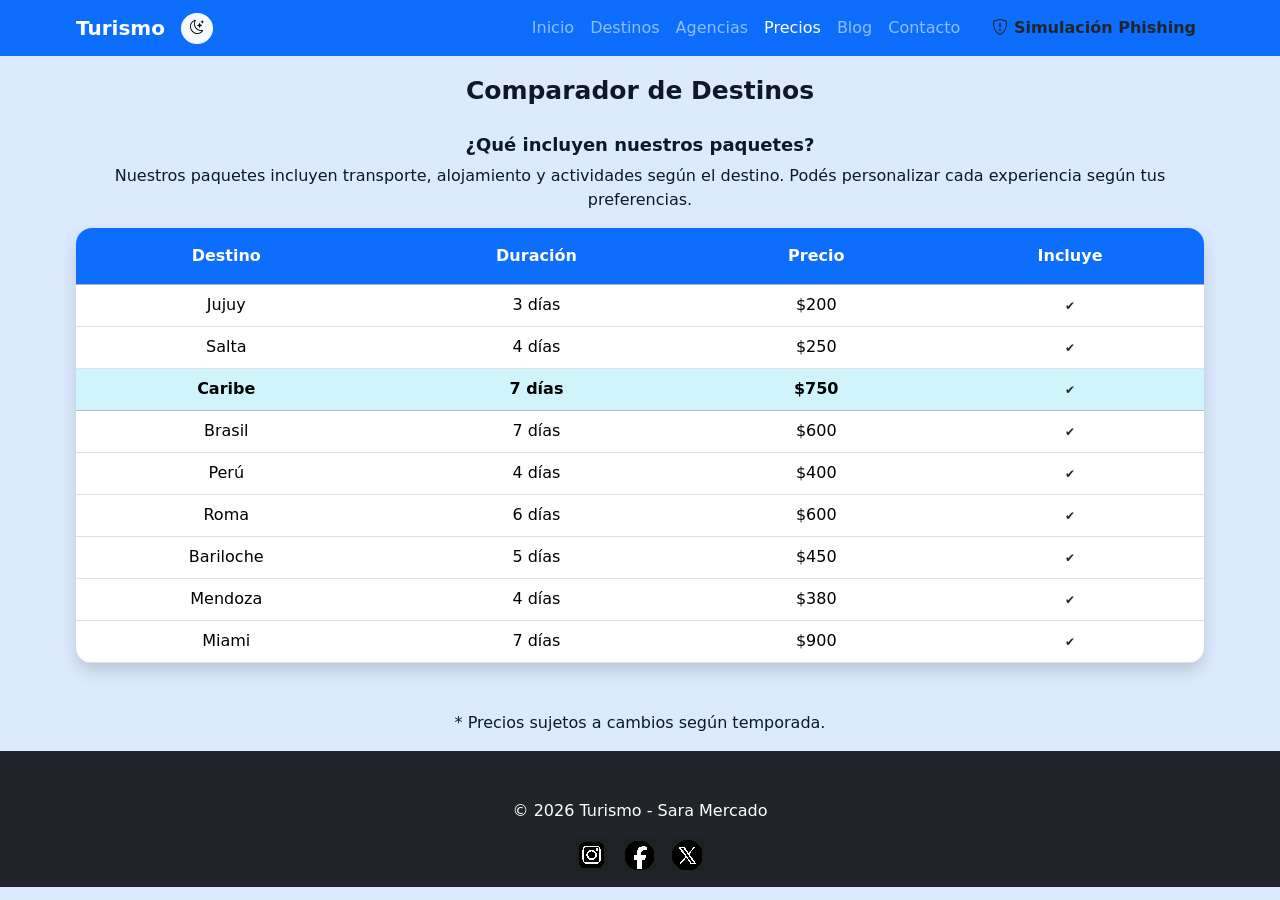
<file: precios.html>
<!DOCTYPE html>
<html lang="es">
    <head>
        <meta charset="UTF-8">
        <meta name="viewport" content="width=device-width, initial-scale=1.0">
        <title>Turismo - Precios</title>
        <link href="https://cdn.jsdelivr.net/npm/bootstrap@5.3.3/dist/css/bootstrap.min.css" rel="stylesheet">
        <link rel="stylesheet" href="https://cdn.jsdelivr.net/npm/bootstrap-icons@1.11.3/font/bootstrap-icons.css">
        <link rel="stylesheet" href="css/variables.css">
        <link rel="stylesheet" href="css/styles.css">
        <link rel="stylesheet" href="css/components.css">
    </head>
    <body>
        <nav class="navbar navbar-expand-lg navbar-dark bg-primary sticky-top">
            <div class="container">
                <a class="navbar-brand fw-bold" href="index.html">Turismo</a>
                <button id="darkModeToggle" class="btn btn-sm btn-light rounded-circle me-3"><i class="bi bi-moon-stars"></i></button>
                <button class="navbar-toggler" type="button" data-bs-toggle="collapse" data-bs-target="#navbarNav">
                    <span class="navbar-toggler-icon"></span>
                </button>
                <div class="collapse navbar-collapse justify-content-end" id="navbarNav">
                    <ul class="navbar-nav">
                        <li class="nav-item"><a class="nav-link" href="index.html">Inicio</a></li>
                        <li class="nav-item"><a class="nav-link" href="destinos.html">Destinos</a></li>
                        <li class="nav-item"><a class="nav-link" href="agencias.html">Agencias</a></li>
                        <li class="nav-item"><a class="nav-link active" href="precios.html">Precios</a></li>
                        <li class="nav-item"><a class="nav-link" href="blog.html">Blog</a></li>
                        <li class="nav-item"><a class="nav-link" href="contacto.html">Contacto</a></li>
                        <li class="nav-item"><a class="nav-link btn btn-outline-warning btn-sm ms-lg-3 text-dark fw-bold" href="#" data-bs-toggle="modal" data-bs-target="#modalPhishing"><i class="bi bi-shield-exclamation"></i> Simulación Phishing</a></li>
                    </ul>
                </div>
            </div>
        </nav>
        <section class="container precios">
            <h2>Comparador de Destinos</h2>
            <h3>¿Qué incluyen nuestros paquetes?</h3>
            <p>
                Nuestros paquetes incluyen transporte, alojamiento y actividades según el destino.
                Podés personalizar cada experiencia según tus preferencias.
                </p>
                <div class="table-responsive shadow rounded-4 overflow-hidden mb-5">
                <table class="table table-hover align-middle mb-0">
                    <thead class="table-primary text-center">
                        <tr>
                            <th class="py-3">Destino</th>
                            <th class="py-3">Duración</th>
                            <th class="py-3">Precio</th>
                            <th class="py-3">Incluye</th>
                        </tr>
                    </thead>
                    <tbody class="text-center">
                        <tr>
                            <td>Jujuy</td>
                            <td>3 días</td>
                            <td>$200</td>
                            <td>
                                <span class="badge rounded-pill text-dark" 
                                    data-bs-toggle="tooltip" 
                                    data-bs-placement="top" 
                                    title="Excursiones y hotel">✔</span>
                            </td>
                        </tr>
                        <tr>
                            <td>Salta</td>
                            <td>4 días</td>
                            <td>$250</td>
                            <td>
                                <span class="badge rounded-pill text-dark" 
                                    data-bs-toggle="tooltip" 
                                    data-bs-placement="top" 
                                    title="Transporte y guía">✔</span>
                            </td>
                        </tr>
                        <tr class="table-info">
                            <td class="fw-bold">Caribe</td>
                            <td class="fw-bold">7 días</td>
                            <td class=" fw-bold">$750</td>
                            <td>
                                <span class="badge rounded-pill text-dark fw-bold" 
                                    data-bs-toggle="tooltip" 
                                    data-bs-placement="top" 
                                    title="All inclusive">✔</span>
                            </td>
                        </tr>
                        <tr>
                            <td>Brasil</td>
                            <td>7 días</td>
                            <td>$600</td>
                            <td>
                                <span class="badge rounded-pill text-dark" 
                                    data-bs-toggle="tooltip" 
                                    data-bs-placement="top" 
                                    title="Hotel + playa">✔</span>
                            </td>
                        </tr>
                        <tr>
                            <td>Perú</td>
                            <td>4 días</td>
                            <td>$400</td>
                            <td>
                                <span class="badge rounded-pill text-dark" 
                                    data-bs-toggle="tooltip" 
                                    data-bs-placement="top" 
                                    title="Transporte y guía">✔</span>
                            </td>
                        </tr>
                        <tr>
                            <td>Roma</td>
                            <td>6 días</td>
                            <td>$600</td>
                            <td>
                                <span class="badge rounded-pill text-dark" 
                                    data-bs-toggle="tooltip" 
                                    data-bs-placement="top" 
                                    title="Transporte y guía">✔</span>
                            </td>
                        </tr>
                        <tr>
                            <td>Bariloche</td>
                            <td>5 días</td>
                            <td>$450</td>
                            <td>
                                <span class="badge rounded-pill text-dark" 
                                    data-bs-toggle="tooltip" 
                                    data-bs-placement="top" 
                                    title="Transporte y guía">✔</span>
                            </td>
                        </tr>
                        <tr>
                            <td>Mendoza</td>
                            <td>4 días</td>
                            <td>$380</td>
                            <td>
                                <span class="badge rounded-pill text-dark" 
                                    data-bs-toggle="tooltip" 
                                    data-bs-placement="top" 
                                    title="Transporte y guía">✔</span>
                            </td>
                        </tr>
                        <tr>
                            <td>Miami</td>
                            <td>7 días</td>
                            <td>$900</td>
                            <td>
                                <span class="badge rounded-pill text-dark" 
                                    data-bs-toggle="tooltip" 
                                    data-bs-placement="top" 
                                    title="Transporte y guía">✔</span>
                            </td>
                        </tr>
                    </tbody>
                </table>
            </div>
            <p class="nota">* Precios sujetos a cambios según temporada.</p>
        </section>
    
        <div class="modal fade" id="modalPhishing" tabindex="-1" aria-hidden="true">
            <div class="modal-dialog modal-dialog-centered">
                <div class="modal-content">
                    <div class="modal-header bg-danger text-white">
                        <h5 class="modal-title"><i class="bi bi-bug-fill"></i> Módulo Educativo: Phishing</h5>
                        <button type="button" class="btn-close btn-close-white" data-bs-dismiss="modal"></button>
                    </div>
                    <div class="modal-body">
                        <p class="alert alert-warning"><strong><i class="bi bi-exclamation-triangle"></i> IMPORTANTE:</strong> Esto es una simulación. No ingreses datos reales.</p>
                        <h6>Ejemplo de mensaje sospechoso:</h6>
                        <div class="card bg-light p-3 mb-3 border-danger">
                            <p class="small mb-0">"Urgente: Su cuenta de <strong>Turismo Pro</strong> ha sido suspendida. Haga clic <a href="#">aquí</a> para reactivarla o perderá sus reservas."</p>
                        </div>
                        <h6>Identifica las señales de fraude:</h6>
                        <ul class="small text-muted">
                            <li>Sentido de urgencia exagerado.</li>
                            <li>Links que no dirigen al sitio oficial.</li>
                            <li>Errores de ortografía.</li>
                        </ul>
                        <hr>
                        <p class="text-center fw-bold">¿Es seguro este mensaje?</p>
                        <div class="d-flex justify-content-center gap-2">
                            <button class="btn btn-success" id="btnSeguro">Sí, es seguro</button>
                            <button class="btn btn-danger" id="btnFraude">No, es fraude</button>
                        </div>
                        <div id="phishingFeedback" class="mt-3 text-center fw-bold" style="display:none;"></div>
                    </div>
                </div>
            </div>
        </div>
        <footer class="bg-dark text-white pt-5 pb-3">
            <div class="container text-center">
                <p class="mb-1">© 2026 Turismo - Sara Mercado</p>
                <div class="d-flex justify-content-center gap-3 mt-3">
                    <a href="#" class="sprite-social fb" title="Facebook"></a>
                    <a href="#" class="sprite-social ig" title="Instagram"></a>
                    <a href="#" class="sprite-social tw" title="Twitter"></a>
                </div>
            </div>
        </footer>
        <script src="https://code.jquery.com/jquery-3.7.1.min.js"></script>
        <script src="https://cdn.jsdelivr.net/npm/bootstrap@5.3.3/dist/js/bootstrap.bundle.min.js"></script>
        <script src="js/main.js"></script>
    </body>
</html>
</file>
<file: css/variables.css>
:root {
  --bg: #dbeafe;
  --text: #0f172a;

  --primary: #2563eb;

  --card-bg: #eff6ff;

  --header-bg: #bfdbfe;
  --footer-bg: #bfdbfe;

  --footer-text: #0f172a;

  --shadow: 0 10px 25px rgba(0,0,0,0.1);
}

/* Modo Oscuro */
body.dark {
  --bg: #020617;
  --text: #e2e8f0;

  --card-bg: #0f172a;

  /* 🔥 contraste real */
  --header-bg: #020617;
  --footer-bg: #000000;

  --footer-text: #cbd5f5;
}
</file>
<file: css/styles.css>
* {
  margin: 0;
  padding: 0;
  box-sizing: border-box;
}

body {
  font-family: system-ui, sans-serif;
  background: var(--bg);
  color: var(--text);
}

.container {
  width: 90%;
  max-width: 1200px;
  margin: auto;
}
</file>
<file: css/components.css>
.card-custom, .destino-card {
    transition: transform 0.3s ease, box-shadow 0.3s ease;
    cursor: pointer;
    overflow: hidden;
}

.card-custom:hover, .destino-card:hover {
    transform: translateY(-10px);
    box-shadow: 0 15px 30px rgba(0,0,0,0.2) !important;
}

.destino-card img {
    transition: transform 0.5s ease;
}

.destino-card:hover img {
    transform: scale(1.1);
}

body.dark {
    background-color: var(--bg) !important;
    color: var(--text) !important;
}

body.dark .card {
    background-color: var(--card-bg) !important;
    color: var(--text) !important;
    border: 1px solid rgba(255,255,255,0.1);
}

body.dark .navbar {
    background-color: var(--header-bg) !important;
}

body.dark .table {
    color: var(--text);
}

body.dark .table tbody td {
    background-color: var(--card-bg) !important;
    color: var(--text) !important;
}

body.dark .table tbody tr.table-info td {
    background-color: #b3e5fc !important;
    color: black !important;
}
body.dark .fw-bolder{
    color: black !important;
}

.filtro-btn.active {
    background-color: var(--primary) !important;
    color: white !important;
}

.flip-card {
    perspective: 1000px;
    height: 280px;
    margin-bottom: 20px;
}

.flip-inner {
    position: relative;
    width: 100%;
    height: 100%;
    text-align: center;
    transition: transform 0.8s;
    transform-style: preserve-3d;
}

.flip-card:hover .flip-inner {
    transform: rotateY(180deg);
}

.flip-front, .flip-back {
    position: absolute;
    width: 100%;
    height: 100%;
    backface-visibility: hidden;
    border-radius: 15px;
    border: 1px solid rgba(0,0,0,0.1); 
}
.flip-front {
    display: flex;
    flex-direction: column;
    justify-content: space-between; 
    background-color: var(--card-bg);
    height: 100%;
}

.flip-front img {
    height: 160px !important; 
    object-fit: cover;
    width: 100%;
}

.flip-front h3 {
    font-size: 1.1rem;
    padding-bottom: 20px !important;
    margin-top: auto;
    color: var(--primary);
    font-weight: bold;
}
.flip-back {
    transform: rotateY(180deg);
    background-color: var(--primary);
    color: white;
    display: flex;
    flex-direction: column;
    justify-content: center;
    align-items: center;
    padding: 15px;
}

.flip-back p {
    font-size: 0.85rem;
    margin-bottom: 10px;
}

.rating-stars {
    font-size: 1.2rem;
}

.rating-stars i {
    cursor: pointer;
    color: #ccc;
    transition: color 0.2s;
}

.rating-stars i.active {
    color: gold;
}

.table-primary {
    --bs-table-bg: #0d6efd !important;
    --bs-table-color: white !important;
}

.table-hover tbody tr:hover {
    background-color: #e3f2fd !important;
    transition: 0.3s;
}

.rounded-4 {
    border-radius: 1rem !important;
}

.badge {
    font-weight: 500;
    padding: 0.5em 1em;
}

.precios{
    text-align: center;
}
.precios h2, h3{
    font-weight: bold;
}
.precios h2{
    font-size: 25px;
    padding-top: 20px;
}
.precios h3{
    font-size: 18px;
    padding-top: 20px;
}

.sprite-social {
    display: block;
    width: 32px;
    height: 32px;
    background-image: url('../assets/images/sprite-redes.png');
    background-repeat: no-repeat;
    transition: transform 0.3s ease;
}

.sprite-social:hover {
    transform: translateY(-5px);
    
}

.fb { background-position: 0 0; }
.ig { background-position: -32px 0; }
.tw { background-position: -64px 0; }

.destino-card img {
    height: 250px;
    object-fit: cover;
}

.flip-front img {
    height: 220px;
    object-fit: cover;
}

.post-item .card-img-top {
    object-fit: cover;
}

.col-lg-8 .card-img-top {
    height: 450px;
}

.col-lg-4 .card-img-top,
.col-md-6 .card-img-top,
.col-lg-3 .card-img-top {
    height: 160px;
}

#blog-container {
    display: flex;
    flex-wrap: wrap;
}

#blog-container > .col-lg-8,
#blog-container > .col-lg-4,
#blog-container > .col-md-6,
#blog-container > .col-lg-3 {
    display: block;
}

.post-item {
    transition: transform 0.2s ease, opacity 0.2s ease;
}

.post-item.d-none {
    display: none !important;
}
</file>
